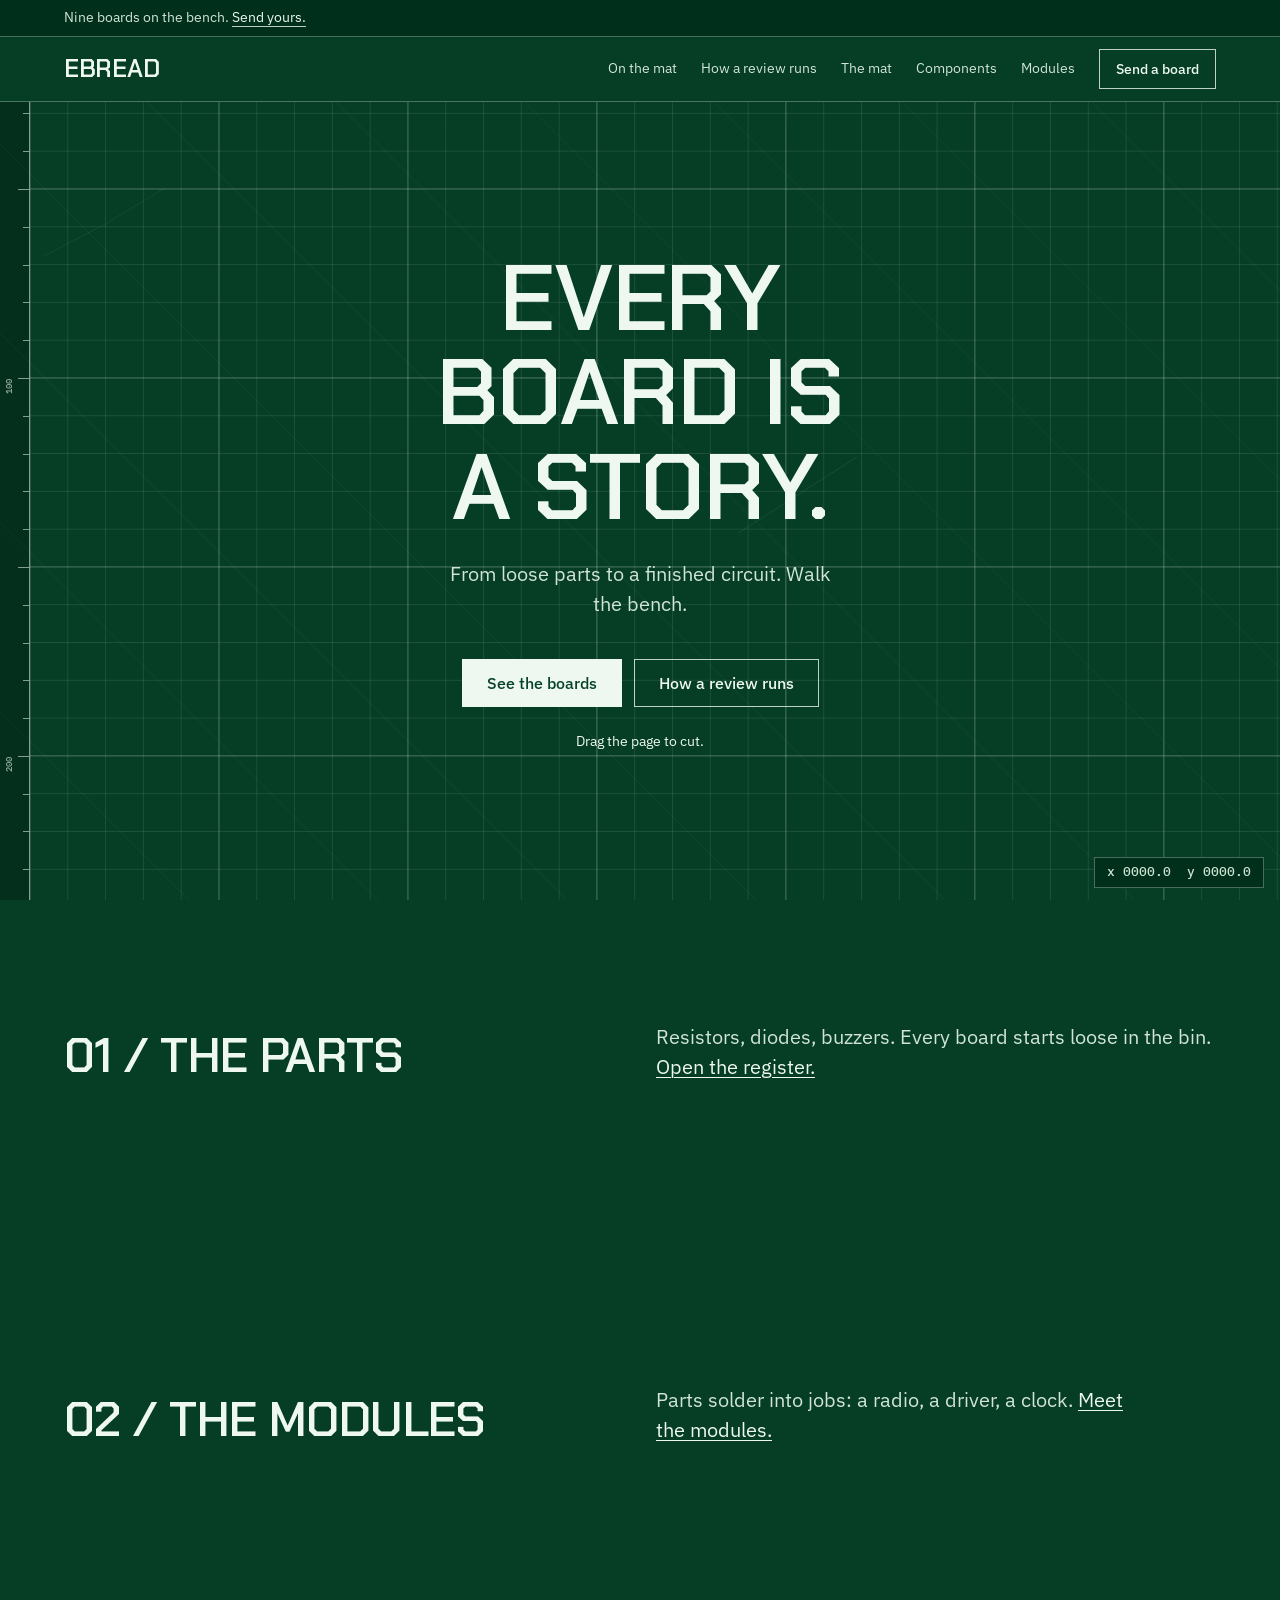
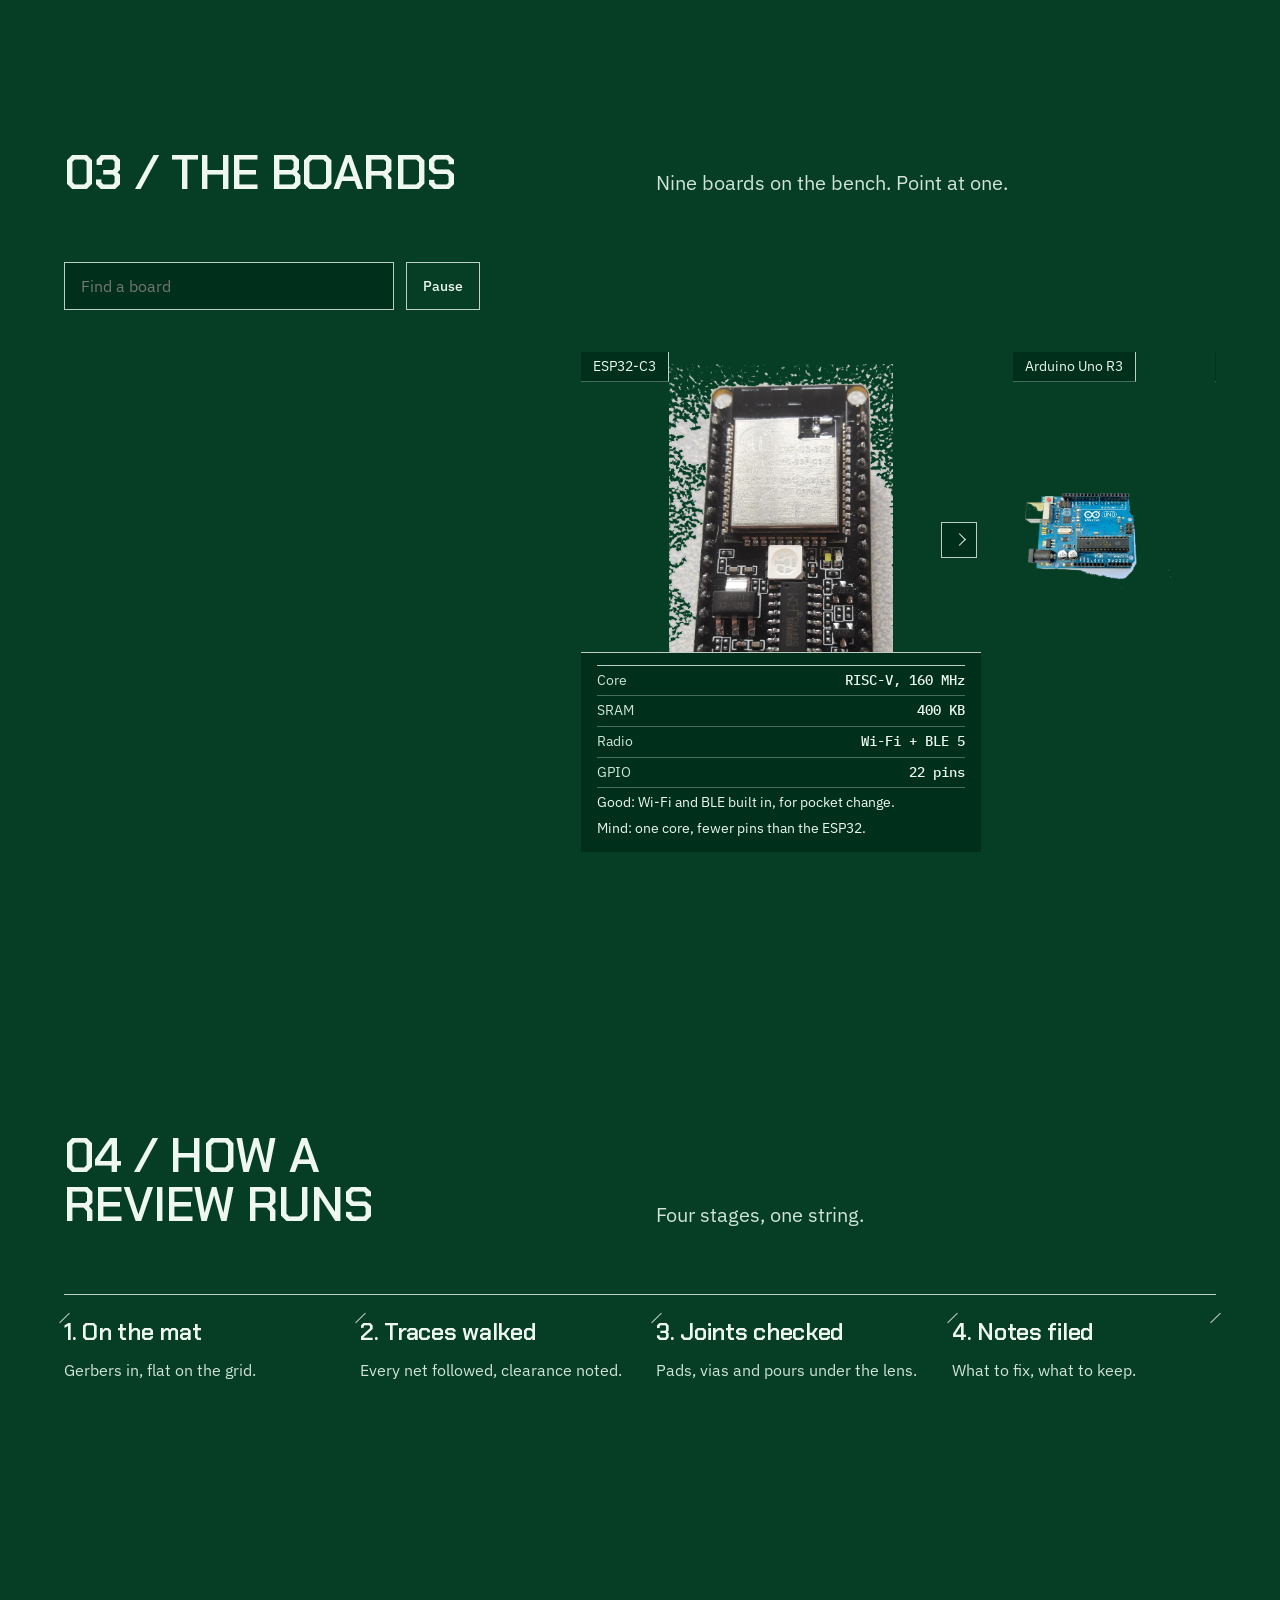
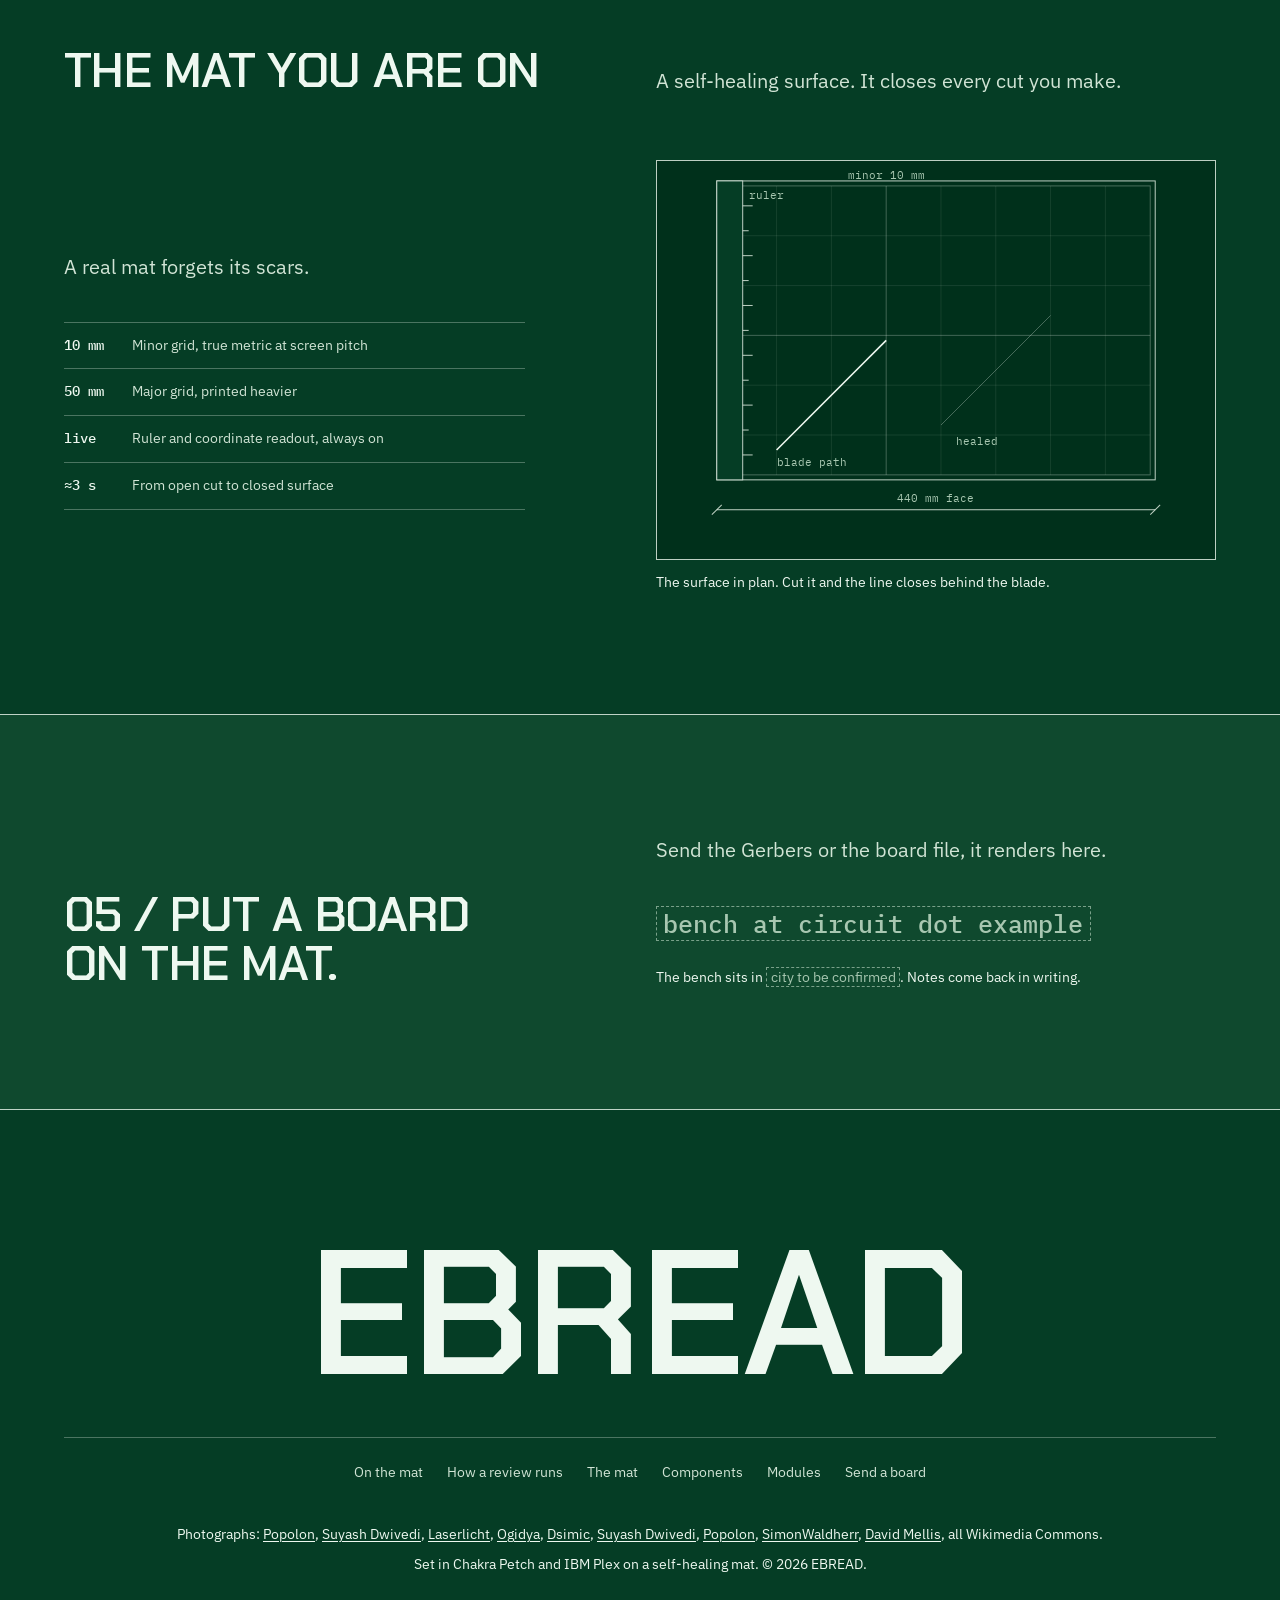
<file: index.html>
<!doctype html>
<html lang="en">
<head>
<meta charset="utf-8">
<meta name="viewport" content="width=device-width, initial-scale=1">
<title>EBREAD: boards on the mat</title>
<meta name="description" content="EBREAD is a bench of boards on a self-healing mat. Point at one for its specs.">
<link rel="preconnect" href="https://fonts.googleapis.com">
<link rel="preconnect" href="https://fonts.gstatic.com" crossorigin>
<link href="https://fonts.googleapis.com/css2?family=Chakra+Petch:wght@600&family=IBM+Plex+Sans:wght@400;500&family=IBM+Plex+Mono:wght@500&display=swap" rel="stylesheet">
<link rel="stylesheet" href="mat.css">
<script>document.documentElement.classList.add('js');</script>
</head>
<body id="top">

<canvas id="mat" aria-hidden="true"></canvas>
<canvas id="cuts" aria-hidden="true"></canvas>
<a class="skip" href="#main">Skip to content</a>

<header class="site-head">
  <div class="banner">
    <div class="container banner__in">
      <p>Nine boards on the bench. <a href="#talk">Send yours.</a></p>
    </div>
  </div>
  <nav class="bar" aria-label="Site">
    <div class="container bar__in">
      <a class="wordmark" href="#top" aria-label="EBREAD, back to top">EBREAD</a>
      <div class="bar__links">
        <a href="#boards">On the mat</a>
        <a href="#process">How a review runs</a>
        <a href="#surface">The mat</a>
        <a href="components.html">Components</a>
      <a href="modules.html">Modules</a>
        <a class="btn btn--ghost" href="#talk">Send a board</a>
      </div>
    </div>
  </nav>
</header>

<main id="main">

  <section class="hero">
    <div class="container">
      <div class="hero__in">
        <h1>Every board is a story.</h1>
        <p class="lead">From loose parts to a finished circuit. Walk the bench.</p>
        <div class="hero__actions">
          <a class="btn" href="#boards">See the boards</a>
          <a class="btn btn--quiet" href="#process">How a review runs</a>
        </div>
        <p class="hero__hint">Drag the page to cut.</p>
      </div>
    </div>
  </section>

  <section class="section chapter">
    <div class="container">
      <div class="section__head">
        <h2>01 /  The parts</h2>
        <p class="lead">Resistors, diodes, buzzers. Every board starts loose in the bin. <a href="components.html">Open the register.</a></p>
      </div>
    </div>
  </section>

  <section class="section chapter">
    <div class="container">
      <div class="section__head">
        <h2>02 /  The modules</h2>
        <p class="lead">Parts solder into jobs: a radio, a driver, a clock. <a href="modules.html">Meet the modules.</a></p>
      </div>
    </div>
  </section>

  <section class="section" id="boards">
    <div class="container">
      <div class="section__head">
        <h2>03 /  The boards</h2>
        <p class="lead">Nine boards on the bench. Point at one.</p>
      </div>
      <div class="find">
        <label class="visually-hidden" for="find">Find a board</label>
        <input id="find" name="board" type="search" autocomplete="off" placeholder="Find a board">
        <button class="btn btn--ghost" type="button" id="drift">Pause</button>
      </div>
      <div class="deck" id="deck">
        <figure class="board is-on" tabindex="0">
          <img src="images/esp32.png" alt="ESP32-C3 NodeMCU board, top view" loading="lazy">
          <figcaption class="board__name">ESP32-C3</figcaption>
          <div class="board__spec">
            <dl class="spec">
              <div><dt>Core</dt><dd>RISC-V, 160 MHz</dd></div>
              <div><dt>SRAM</dt><dd>400 KB</dd></div>
              <div><dt>Radio</dt><dd>Wi-Fi + BLE 5</dd></div>
              <div><dt>GPIO</dt><dd>22 pins</dd></div>
            </dl>
            <p class="judge judge--good">Good: Wi-Fi and BLE built in, for pocket change.</p>
            <p class="judge judge--bad">Mind: one core, fewer pins than the ESP32.</p>
          </div>
        </figure>
        <figure class="board" tabindex="0">
          <img src="images/uno.png" alt="Arduino Uno R3 board, top view" loading="lazy">
          <figcaption class="board__name">Arduino Uno R3</figcaption>
          <div class="board__spec">
            <dl class="spec">
              <div><dt>Core</dt><dd>ATmega328P, 16 MHz</dd></div>
              <div><dt>Flash</dt><dd>32 KB</dd></div>
              <div><dt>I/O</dt><dd>14 digital + 6 analog</dd></div>
              <div><dt>Logic</dt><dd>5 V</dd></div>
            </dl>
            <p class="judge judge--good">Good: the biggest ecosystem, easiest way in.</p>
            <p class="judge judge--bad">Mind: 8-bit, little memory, no radio.</p>
          </div>
        </figure>
        <figure class="board" tabindex="0">
          <img src="images/pi.png" alt="Raspberry Pi 4 Model B board, top view" loading="lazy">
          <figcaption class="board__name">Raspberry Pi 4 B</figcaption>
          <div class="board__spec">
            <dl class="spec">
              <div><dt>Core</dt><dd>Quad A72, 1.5 GHz</dd></div>
              <div><dt>RAM</dt><dd>up to 8 GB</dd></div>
              <div><dt>GPIO</dt><dd>40-pin header</dd></div>
              <div><dt>Power</dt><dd>5 V on a USB-C plug</dd></div>
            </dl>
            <p class="judge judge--good">Good: a real Linux computer, fastest here.</p>
            <p class="judge judge--bad">Mind: runs hot, costs more, not real-time.</p>
          </div>
        </figure>
        <figure class="board" tabindex="0">
          <img src="images/pico.png" alt="Raspberry Pi Pico board, top and bottom" loading="lazy">
          <figcaption class="board__name">Raspberry Pi Pico</figcaption>
          <div class="board__spec">
            <dl class="spec">
              <div><dt>Core</dt><dd>RP2040 dual, 133 MHz</dd></div>
              <div><dt>SRAM</dt><dd>264 KB</dd></div>
              <div><dt>GPIO</dt><dd>26 pins</dd></div>
              <div><dt>Logic</dt><dd>3.3 V</dd></div>
            </dl>
            <p class="judge judge--good">Good: cheap, fast, great MicroPython support.</p>
            <p class="judge judge--bad">Mind: no Wi-Fi on the base model.</p>
          </div>
        </figure>
        <figure class="board" tabindex="0">
          <img src="images/microbit.png" alt="BBC micro:bit V2 board, back view" loading="lazy">
          <figcaption class="board__name">BBC micro:bit V2</figcaption>
          <div class="board__spec">
            <dl class="spec">
              <div><dt>Core</dt><dd>nRF52833, 64 MHz</dd></div>
              <div><dt>RAM</dt><dd>128 KB</dd></div>
              <div><dt>Radio</dt><dd>BLE 5</dd></div>
              <div><dt>On board</dt><dd>5×5 LED + mic</dd></div>
            </dl>
            <p class="judge judge--good">Good: LEDs, mic and sensors already aboard.</p>
            <p class="judge judge--bad">Mind: meant for classrooms, limited power.</p>
          </div>
        </figure>
        <figure class="board" tabindex="0">
          <img src="images/nano.png" alt="Arduino Nano board, top view" loading="lazy">
          <figcaption class="board__name">Arduino Nano</figcaption>
          <div class="board__spec">
            <dl class="spec">
              <div><dt>Core</dt><dd>ATmega328, 16 MHz</dd></div>
              <div><dt>Flash</dt><dd>32 KB</dd></div>
              <div><dt>I/O</dt><dd>22 pins</dd></div>
              <div><dt>USB</dt><dd>mini-B</dd></div>
            </dl>
            <p class="judge judge--good">Good: breadboard-friendly, drops in anywhere.</p>
            <p class="judge judge--bad">Mind: old mini-B port, same small chip.</p>
          </div>
        </figure>
        <figure class="board" tabindex="0">
          <img src="images/mega.png" alt="Arduino Mega 2560 R3 board, front" loading="lazy">
          <figcaption class="board__name">Arduino Mega 2560</figcaption>
          <div class="board__spec">
            <dl class="spec">
              <div><dt>Core</dt><dd>ATmega2560, 16 MHz</dd></div>
              <div><dt>Flash</dt><dd>256 KB</dd></div>
              <div><dt>I/O</dt><dd>54 digital + 16 analog</dd></div>
              <div><dt>Logic</dt><dd>5 V</dd></div>
            </dl>
            <p class="judge judge--good">Good: fifty-four pins for big builds.</p>
            <p class="judge judge--bad">Mind: big and pricey, still 8-bit.</p>
          </div>
        </figure>
        <figure class="board" tabindex="0">
          <img src="images/zero2w.png" alt="Raspberry Pi Zero 2 W board, top view" loading="lazy">
          <figcaption class="board__name">Raspberry Pi Zero 2 W</figcaption>
          <div class="board__spec">
            <dl class="spec">
              <div><dt>Core</dt><dd>Quad A53, 1 GHz</dd></div>
              <div><dt>RAM</dt><dd>512 MB</dd></div>
              <div><dt>Radio</dt><dd>Wi-Fi + BT 4.2</dd></div>
              <div><dt>GPIO</dt><dd>40-pin header</dd></div>
            </dl>
            <p class="judge judge--good">Good: full Linux in a stick of gum.</p>
            <p class="judge judge--bad">Mind: half a gig of RAM, few ports.</p>
          </div>
        </figure>
        <figure class="board" tabindex="0">
          <img src="images/pill.png" alt="STM32 Blue Pill board, top view" loading="lazy">
          <figcaption class="board__name">STM32 Blue Pill</figcaption>
          <div class="board__spec">
            <dl class="spec">
              <div><dt>Core</dt><dd>Cortex-M3, 72 MHz</dd></div>
              <div><dt>Flash</dt><dd>64 KB</dd></div>
              <div><dt>SRAM</dt><dd>20 KB</dd></div>
              <div><dt>Logic</dt><dd>3.3 V</dd></div>
            </dl>
            <p class="judge judge--good">Good: a 72 MHz ARM for next to nothing.</p>
            <p class="judge judge--bad">Mind: steeper toolchain, clone lottery.</p>
          </div>
        </figure>
      </div>
  </section>

  <section class="section" id="process">
    <div class="container">
      <div class="section__head">
        <h2>04 /  How a review runs</h2>
        <p class="lead">Four stages, one string.</p>
      </div>
      <div class="run" data-draw>
        <div class="stage">
          <h3>1. On the mat</h3>
          <p>Gerbers in, flat on the grid.</p>
        </div>
        <div class="stage">
          <h3>2. Traces walked</h3>
          <p>Every net followed, clearance noted.</p>
        </div>
        <div class="stage">
          <h3>3. Joints checked</h3>
          <p>Pads, vias and pours under the lens.</p>
        </div>
        <div class="stage">
          <h3>4. Notes filed</h3>
          <p>What to fix, what to keep.</p>
        </div>
      </div>
    </div>
  </section>

  <section class="section" id="surface">
    <div class="container">
      <div class="section__head">
        <h2>The mat you are on</h2>
        <p class="lead">A self-healing surface. It closes every cut you make.</p>
      </div>
      <div class="split">
        <div class="split__text">
          <p class="lead">A real mat forgets its scars.</p>
          <ul class="split__facts">
            <li><span class="num">10 mm</span> Minor grid, true metric at screen pitch</li>
            <li><span class="num">50 mm</span> Major grid, printed heavier</li>
            <li><span class="num">live</span> Ruler and coordinate readout, always on</li>
            <li><span class="num">≈3 s</span> From open cut to closed surface</li>
          </ul>
        </div>
        <figure class="split__fig">
          <svg viewBox="0 0 560 400" role="img" aria-label="Plan of the cutting surface: a 10 mm minor grid, 50 mm majors, an edge ruler and two blade paths">
            <rect x="60" y="20" width="440" height="300" fill="none" stroke="var(--color-rule)" stroke-width="1"/>
            <rect x="65" y="25" width="430" height="290" fill="none" stroke="var(--color-rule-2)" stroke-width="1"/>
            <g stroke="var(--color-grid)" stroke-width="1">
              <line x1="120" y1="25" x2="120" y2="315"/><line x1="175" y1="25" x2="175" y2="315"/><line x1="230" y1="25" x2="230" y2="315"/><line x1="285" y1="25" x2="285" y2="315"/><line x1="340" y1="25" x2="340" y2="315"/><line x1="395" y1="25" x2="395" y2="315"/><line x1="450" y1="25" x2="450" y2="315"/>
              <line x1="65" y1="75" x2="495" y2="75"/><line x1="65" y1="125" x2="495" y2="125"/><line x1="65" y1="175" x2="495" y2="175"/><line x1="65" y1="225" x2="495" y2="225"/><line x1="65" y1="275" x2="495" y2="275"/>
            </g>
            <g stroke="var(--color-grid-2)" stroke-width="1">
              <line x1="230" y1="25" x2="230" y2="315"/><line x1="65" y1="175" x2="495" y2="175"/>
            </g>
            <line x1="120" y1="290" x2="230" y2="180" stroke="var(--color-ink)" stroke-width="1.6"/>
            <line x1="285" y1="265" x2="395" y2="155" stroke="var(--color-ink)" stroke-width="1" opacity="0.3"/>
            <rect x="60" y="20" width="26" height="300" fill="var(--color-paper-2)" stroke="var(--color-rule)" stroke-width="1"/>
            <g stroke="var(--color-rule)" stroke-width="1">
              <line x1="86" y1="45" x2="96" y2="45"/><line x1="86" y1="70" x2="92" y2="70"/><line x1="86" y1="95" x2="96" y2="95"/><line x1="86" y1="120" x2="92" y2="120"/><line x1="86" y1="145" x2="96" y2="145"/><line x1="86" y1="170" x2="92" y2="170"/><line x1="86" y1="195" x2="96" y2="195"/><line x1="86" y1="220" x2="92" y2="220"/><line x1="86" y1="245" x2="96" y2="245"/><line x1="86" y1="270" x2="92" y2="270"/><line x1="86" y1="295" x2="96" y2="295"/>
            </g>
            <g fill="var(--color-muted)" font-family="var(--font-outlier)" font-size="11">
              <text x="92" y="38">ruler</text>
              <text x="120" y="306">blade path</text>
              <text x="300" y="285">healed</text>
              <text x="230" y="18" text-anchor="middle">minor 10 mm</text>
            </g>
            <line x1="60" y1="350" x2="500" y2="350" stroke="var(--color-rule)" stroke-width="1"/>
            <line x1="60" y1="357" x2="60" y2="343" stroke="var(--color-rule)" stroke-width="1" transform="rotate(45 60 350)"/>
            <line x1="500" y1="357" x2="500" y2="343" stroke="var(--color-rule)" stroke-width="1" transform="rotate(45 500 350)"/>
            <text x="280" y="342" text-anchor="middle" fill="var(--color-muted)" font-family="var(--font-outlier)" font-size="11">440 mm face</text>
          </svg>
          <figcaption>The surface in plan. Cut it and the line closes behind the blade.</figcaption>
        </figure>
      </div>
    </div>
  </section>

  <section class="close" id="talk">
    <div class="container section">
      <div class="close__in">
        <h2>05 /  Put a board on the mat.</h2>
        <div class="close__body">
          <p class="lead">Send the Gerbers or the board file, it renders here.</p>
          <p class="close__contact"><span class="fill" data-fill="email">bench at circuit dot example</span></p>
          <p class="close__note">The bench sits in <span class="fill" data-fill="city">city to be confirmed</span>. Notes come back in writing.</p>
        </div>
      </div>
    </div>
  </section>

</main>

<footer class="mast">
  <div class="container">
    <p class="mast__mark">EBREAD</p>
    <div class="mast__links">
      <a href="#boards">On the mat</a>
      <a href="#process">How a review runs</a>
      <a href="#surface">The mat</a>
      <a href="components.html">Components</a>
      <a href="modules.html">Modules</a>
      <a href="#talk">Send a board</a>
    </div>
    <p class="mast__meta" data-credits>Photographs: <a href="https://commons.wikimedia.org/wiki/File:ESP32-C3_RISC-V_NodeMCU_board.jpg">Popolon</a>, <a href="https://commons.wikimedia.org/wiki/File:Arduino_Uno_R3_development_board_(1).jpg">Suyash Dwivedi</a>, <a href="https://commons.wikimedia.org/wiki/File:Raspberry_Pi_4_Model_B_-_Top.jpg">Laserlicht</a>, <a href="https://commons.wikimedia.org/wiki/File:Raspberry_Pi_Pico_top_and_bottom.jpg">Ogidya</a>, <a href="https://commons.wikimedia.org/wiki/File:Arduino_MEGA_2560_R3,_front_side.jpg">Dsimic</a>, <a href="https://commons.wikimedia.org/wiki/File:Raspberry_PI_Zero_2W_TOP_04.jpg">Suyash Dwivedi</a>, <a href="https://commons.wikimedia.org/wiki/File:Core_Learning_Board_module_Arduino_STM32_F103_C8T6.jpg">Popolon</a>, <a href="https://commons.wikimedia.org/wiki/File:BBC_micro_bit_v2.jpg">SimonWaldherr</a>, <a href="https://commons.wikimedia.org/wiki/File:Arduino_Nano.jpg">David Mellis</a>, all Wikimedia Commons.</p>
    <p class="mast__meta">Set in Chakra Petch and IBM Plex on a self-healing mat. © 2026 EBREAD.</p>
  </div>
</footer>

<div class="readout" aria-hidden="true"><span data-live id="rx">x 0000.0</span><span data-live id="ry">y 0000.0</span></div>

<script src="mat.js" defer></script>
<script src="deck.js" defer></script>
</body>
</html>
</file>
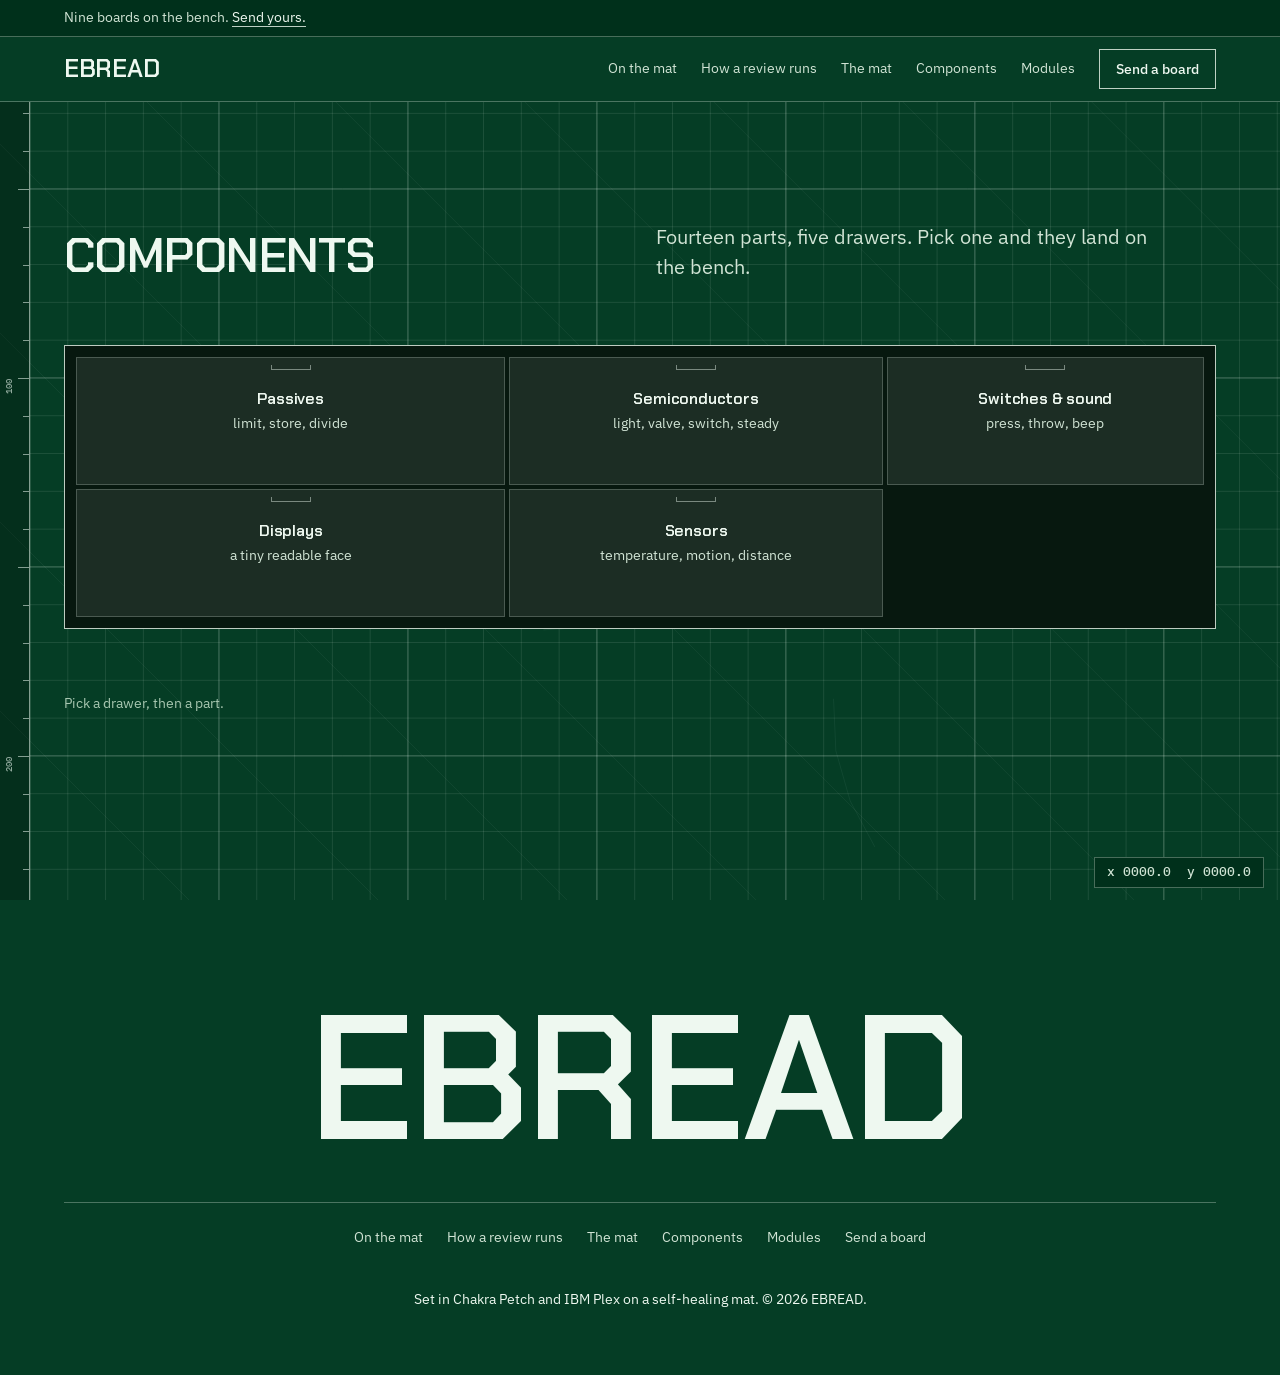
<file: components.html>
<!doctype html>
<html lang="en">
<head>
<meta charset="utf-8">
<meta name="viewport" content="width=device-width, initial-scale=1">
<title>EBREAD: components in drawers</title>
<meta name="description" content="Every drawer of components in drawers, labelled. Pick one and the parts land on the bench.">
<link rel="preconnect" href="https://fonts.googleapis.com">
<link rel="preconnect" href="https://fonts.gstatic.com" crossorigin>
<link href="https://fonts.googleapis.com/css2?family=Chakra+Petch:wght@600&family=IBM+Plex+Sans:wght@400;500&family=IBM+Plex+Mono:wght@500&display=swap" rel="stylesheet">
<link rel="stylesheet" href="mat.css">
<script>document.documentElement.classList.add('js');</script>
</head>
<body id="top">

<canvas id="mat" aria-hidden="true"></canvas>
<canvas id="cuts" aria-hidden="true"></canvas>
<a class="skip" href="#main">Skip to content</a>

<header class="site-head">
  <div class="banner">
    <div class="container banner__in">
      <p>Nine boards on the bench. <a href="index.html#talk">Send yours.</a></p>
    </div>
  </div>
  <nav class="bar" aria-label="Site">
    <div class="container bar__in">
      <a class="wordmark" href="index.html" aria-label="EBREAD, back to boards">EBREAD</a>
      <div class="bar__links">
        <a href="index.html#boards">On the mat</a>
        <a href="index.html#process">How a review runs</a>
        <a href="index.html#surface">The mat</a>
        <a href="components.html" aria-current="page">Components</a>
        <a href="modules.html">Modules</a>
        <a class="btn btn--ghost" href="index.html#talk">Send a board</a>
      </div>
    </div>
  </nav>
</header>

<main id="main">

  <section class="section">
    <div class="container">
      <div class="section__head">
        <h2>Components</h2>
        <p class="lead">Fourteen parts, five drawers. Pick one and they land on the bench.</p>
      </div>
      <div class="orggrid" id="orggrid">
        <div class="drawer" tabindex="0">
          <h3>Passives</h3>
          <p>limit, store, divide</p>
                    <div class="parts">
          <button class="part" type="button" data-role="limits current, sets levels" data-pkg="0603 / tht" data-note="the one in everything" data-ic="resistor" data-img="images/parts/resistor.jpg"><img class="part__img" src="images/parts/resistor.jpg" alt="">resistor</button>
          <button class="part" type="button" data-role="stores charge, smooths rails" data-pkg="0805 / radial" data-note="decouple every IC" data-ic="cap" data-img="images/parts/cap.jpg"><img class="part__img" src="images/parts/cap.jpg" alt="">cap</button>
          <button class="part" type="button" data-role="a knob that divides" data-pkg="3296 trim" data-note="the analog dial" data-ic="pot" data-img="images/parts/pot.jpg"><img class="part__img" src="images/parts/pot.jpg" alt="">pot</button>
          </div>
        </div>
        <div class="drawer" tabindex="0">
          <h3>Semiconductors</h3>
          <p>light, valve, switch, steady</p>
                    <div class="parts">
          <button class="part" type="button" data-role="light as a signal" data-pkg="3 mm / 0603" data-note="never without its resistor" data-ic="led" data-img="images/parts/led.jpg"><img class="part__img" src="images/parts/led.jpg" alt="">led</button>
          <button class="part" type="button" data-role="one-way valve" data-pkg="sod-123 / do-35" data-note="polarity or smoke" data-ic="diode" data-img="images/parts/diode.jpg"><img class="part__img" src="images/parts/diode.jpg" alt="">diode</button>
          <button class="part" type="button" data-role="switch or amplify" data-pkg="sot-23 / to-92" data-note="2n2222 and the mosfets" data-ic="transistor" data-img="images/parts/transistor.jpg"><img class="part__img" src="images/parts/transistor.jpg" alt="">transistor</button>
          <button class="part" type="button" data-role="voltage down, steady" data-pkg="sot-223 / to-220" data-note="ams1117 lives everywhere" data-ic="regulator" data-img="images/parts/regulator.jpg"><img class="part__img" src="images/parts/regulator.jpg" alt="">regulator</button>
          </div>
        </div>
        <div class="drawer" tabindex="0">
          <h3>Switches &amp; sound</h3>
          <p>press, throw, beep</p>
                    <div class="parts">
          <button class="part" type="button" data-role="a switch the coil throws" data-pkg="sugar cube" data-note="small signal, big load" data-ic="relay" data-img="images/parts/relay.jpg"><img class="part__img" src="images/parts/relay.jpg" alt="">relay</button>
          <button class="part" type="button" data-role="the cheapest voice" data-pkg="12 mm disc" data-note="beeps the verdict" data-ic="buzzer" data-img="images/parts/buzzer.jpg"><img class="part__img" src="images/parts/buzzer.jpg" alt="">buzzer</button>
          <button class="part" type="button" data-role="the press that counts" data-pkg="6 x 6 mm" data-note="four legs, one click" data-ic="tact" data-img="images/parts/tact.jpg"><img class="part__img" src="images/parts/tact.jpg" alt="">tact</button>
          </div>
        </div>
        <div class="drawer" tabindex="0">
          <h3>Displays</h3>
          <p>a tiny readable face</p>
                    <div class="parts">
          <button class="part" type="button" data-role="a tiny readable face" data-pkg="i2c module" data-note="128 by 64 of status" data-ic="oled" data-img="images/parts/oled.jpg"><img class="part__img" src="images/parts/oled.jpg" alt="">oled</button>
          <button class="part" type="button" data-role="drives led grids" data-pkg="display module" data-note="eight by eight, chained" data-ic="matrix" data-img="images/parts/matrix.jpg"><img class="part__img" src="images/parts/matrix.jpg" alt="">matrix</button>
          </div>
        </div>
        <div class="drawer" tabindex="0">
          <h3>Sensors</h3>
          <p>temperature, motion, distance</p>
                    <div class="parts">
          <button class="part" type="button" data-role="weather in two numbers" data-pkg="4-pin module" data-note="slow but honest" data-ic="temp" data-img="images/parts/temp.jpg"><img class="part__img" src="images/parts/temp.jpg" alt="">temp</button>
          <button class="part" type="button" data-role="motion on six axes" data-pkg="8-pin module" data-note="the motion staple" data-ic="gyro" data-img="images/parts/gyro.jpg"><img class="part__img" src="images/parts/gyro.jpg" alt="">gyro</button>
          <button class="part" type="button" data-role="distance by echo" data-pkg="4-pin module" data-note="two round eyes on every robot" data-ic="ultra" data-img="images/parts/ultra.jpg"><img class="part__img" src="images/parts/ultra.jpg" alt="">ultra</button>
          </div>
        </div>
      </div>

            <div class="bench" id="bench">
        <p class="bench__hint">Pick a drawer, then a part.</p>
        <div class="bench__card" id="benchCard" hidden>
          <img class="bench__img" id="benchImg" src="images/parts/resistor.jpg" alt=""><svg class="bench__ic" aria-hidden="true"><use id="benchIcUse" href="icons.svg#ic-resistor"/></svg><h3 id="benchName">Part</h3>
          <dl class="spec" id="benchSpec"></dl>
        </div>
      </div>
    </div>
  </section>

</main>

<footer class="mast">
  <div class="container">
    <p class="mast__mark">EBREAD</p>
    <div class="mast__links">
      <a href="index.html#boards">On the mat</a>
      <a href="index.html#process">How a review runs</a>
      <a href="index.html#surface">The mat</a>
      <a href="components.html">Components</a>
      <a href="modules.html">Modules</a>
      <a href="index.html#talk">Send a board</a>
    </div>
    <p class="mast__meta">Set in Chakra Petch and IBM Plex on a self-healing mat. © 2026 EBREAD.</p>
  </div>
</footer>

<div class="readout" aria-hidden="true"><span data-live id="rx">x 0000.0</span><span data-live id="ry">y 0000.0</span></div>

<script src="mat.js" defer></script>
<script src="org.js" defer></script>
</body>
</html>
</file>
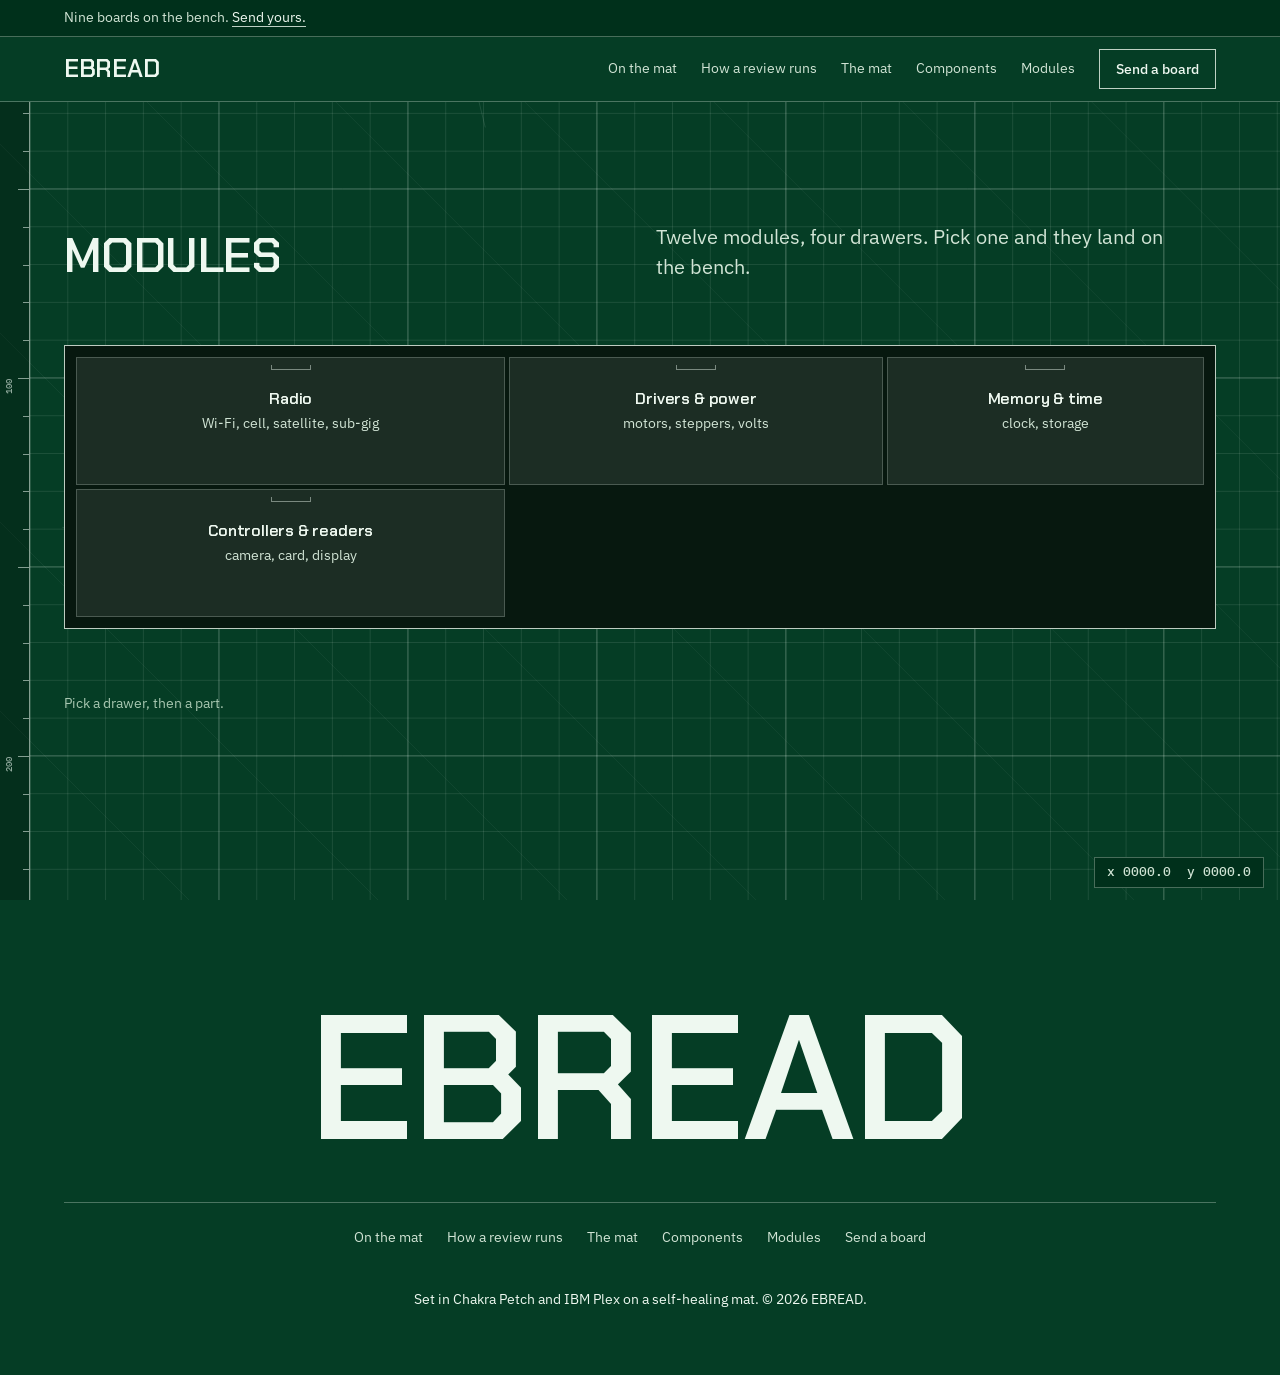
<file: modules.html>
<!doctype html>
<html lang="en">
<head>
<meta charset="utf-8">
<meta name="viewport" content="width=device-width, initial-scale=1">
<title>EBREAD: modules in drawers</title>
<meta name="description" content="Every drawer of modules in drawers, labelled. Pick one and the parts land on the bench.">
<link rel="preconnect" href="https://fonts.googleapis.com">
<link rel="preconnect" href="https://fonts.gstatic.com" crossorigin>
<link href="https://fonts.googleapis.com/css2?family=Chakra+Petch:wght@600&family=IBM+Plex+Sans:wght@400;500&family=IBM+Plex+Mono:wght@500&display=swap" rel="stylesheet">
<link rel="stylesheet" href="mat.css">
<script>document.documentElement.classList.add('js');</script>
</head>
<body id="top">

<canvas id="mat" aria-hidden="true"></canvas>
<canvas id="cuts" aria-hidden="true"></canvas>
<a class="skip" href="#main">Skip to content</a>

<header class="site-head">
  <div class="banner">
    <div class="container banner__in">
      <p>Nine boards on the bench. <a href="index.html#talk">Send yours.</a></p>
    </div>
  </div>
  <nav class="bar" aria-label="Site">
    <div class="container bar__in">
      <a class="wordmark" href="index.html" aria-label="EBREAD, back to boards">EBREAD</a>
      <div class="bar__links">
        <a href="index.html#boards">On the mat</a>
        <a href="index.html#process">How a review runs</a>
        <a href="index.html#surface">The mat</a>
        <a href="components.html">Components</a>
        <a href="modules.html" aria-current="page">Modules</a>
        <a class="btn btn--ghost" href="index.html#talk">Send a board</a>
      </div>
    </div>
  </nav>
</header>

<main id="main">

  <section class="section">
    <div class="container">
      <div class="section__head">
        <h2>Modules</h2>
        <p class="lead">Twelve modules, four drawers. Pick one and they land on the bench.</p>
      </div>
      <div class="orggrid" id="orggrid">
        <div class="drawer" tabindex="0">
          <h3>Radio</h3>
          <p>Wi-Fi, cell, satellite, sub-gig</p>
                    <div class="parts">
          <button class="part" type="button" data-role="Wi-Fi in two pins of space" data-pkg="8-pin smd" data-note="the esp8266 alone" data-ic="wifi" data-img="images/parts/wifi.jpg"><img class="part__img" src="images/parts/wifi.jpg" alt="">wifi</button>
          <button class="part" type="button" data-role="calls and texts" data-pkg="lipo-fed board" data-note="2g still pays rent" data-ic="gsm" data-img="images/parts/gsm.jpg"><img class="part__img" src="images/parts/gsm.jpg" alt="">gsm</button>
          <button class="part" type="button" data-role="fix, uart out" data-pkg="small square" data-note="patient with sky" data-ic="gps" data-img="images/parts/gps.jpg"><img class="part__img" src="images/parts/gps.jpg" alt="">gps</button>
          <button class="part" type="button" data-role="long range, low power" data-pkg="spi module" data-note="kilometres of quiet" data-ic="lora" >lora</button>
          <button class="part" type="button" data-role="short-range pair" data-pkg="8-pin module" data-note="cheap as popcorn" data-ic="link" data-img="images/parts/link.jpg"><img class="part__img" src="images/parts/link.jpg" alt="">link</button>
          </div>
        </div>
        <div class="drawer" tabindex="0">
          <h3>Drivers &amp; power</h3>
          <p>motors, steppers, volts</p>
                    <div class="parts">
          <button class="part" type="button" data-role="drives two dc motors" data-pkg="heatsink brick" data-note="lossy but loyal" data-ic="motor" data-img="images/parts/motor.jpg"><img class="part__img" src="images/parts/motor.jpg" alt="">motor</button>
          <button class="part" type="button" data-role="steps stepper motors" data-pkg="tiny stick" data-note="microsteps for cnc" data-ic="step" data-img="images/parts/step.jpg"><img class="part__img" src="images/parts/step.jpg" alt="">step</button>
          <button class="part" type="button" data-role="volts in, less volts out" data-pkg="screw-terminal" data-note="the rail saver" data-ic="buck" data-img="images/parts/buck.jpg"><img class="part__img" src="images/parts/buck.jpg" alt="">buck</button>
          </div>
        </div>
        <div class="drawer" tabindex="0">
          <h3>Memory &amp; time</h3>
          <p>clock, storage</p>
                    <div class="parts">
          <button class="part" type="button" data-role="keeps time honestly" data-pkg="coin cell aboard" data-note="drift measured in seconds" data-ic="clock" data-img="images/parts/clock.jpg"><img class="part__img" src="images/parts/clock.jpg" alt="">clock</button>
          <button class="part" type="button" data-role="storage on spi" data-pkg="6-pin module" data-note="logs the whole run" data-ic="sd" >sd</button>
          </div>
        </div>
        <div class="drawer" tabindex="0">
          <h3>Controllers &amp; readers</h3>
          <p>camera, card, display</p>
                    <div class="parts">
          <button class="part" type="button" data-role="camera plus Wi-Fi" data-pkg="full dev board" data-note="streams on a whim" data-ic="cam" data-img="images/parts/cam.jpg"><img class="part__img" src="images/parts/cam.jpg" alt="">cam</button>
          <button class="part" type="button" data-role="reads rfid tags" data-pkg="spi module" data-note="a wave at thirteen megahertz" data-ic="rfid" data-img="images/parts/rfid.jpg"><img class="part__img" src="images/parts/rfid.jpg" alt="">rfid</button>
          <button class="part" type="button" data-role="drives led matrices" data-pkg="display module" data-note="eight by eight, chained" data-ic="matrix" data-img="images/parts/matrix.jpg"><img class="part__img" src="images/parts/matrix.jpg" alt="">matrix</button>
          </div>
        </div>
      </div>

            <div class="bench" id="bench">
        <p class="bench__hint">Pick a drawer, then a part.</p>
        <div class="bench__card" id="benchCard" hidden>
          <img class="bench__img" id="benchImg" src="images/parts/cam.jpg" alt=""><svg class="bench__ic" aria-hidden="true"><use id="benchIcUse" href="icons.svg#ic-resistor"/></svg><h3 id="benchName">Part</h3>
          <dl class="spec" id="benchSpec"></dl>
        </div>
      </div>
    </div>
  </section>

</main>

<footer class="mast">
  <div class="container">
    <p class="mast__mark">EBREAD</p>
    <div class="mast__links">
      <a href="index.html#boards">On the mat</a>
      <a href="index.html#process">How a review runs</a>
      <a href="index.html#surface">The mat</a>
      <a href="components.html">Components</a>
      <a href="modules.html">Modules</a>
      <a href="index.html#talk">Send a board</a>
    </div>
    <p class="mast__meta">Set in Chakra Petch and IBM Plex on a self-healing mat. © 2026 EBREAD.</p>
  </div>
</footer>

<div class="readout" aria-hidden="true"><span data-live id="rx">x 0000.0</span><span data-live id="ry">y 0000.0</span></div>

<script src="mat.js" defer></script>
<script src="org.js" defer></script>
</body>
</html>
</file>
<file: mat.css>
/* Hallmark · shape: Narrative Workflow · genre: modern-minimal · theme: Blueprint (deal 2/3, seed circuit-studio-self-healing-cutting-cffa·c0ad4b87·2026-10-28·r0) · job: hire · draw: ab9c51
 * hero: Corridor · nav: banner over a retracting bar · footer: mast · imagery: photographs, library 6, duotone mat-green · signature: the page surface is a self-healing cutting mat, drag anywhere and the cut closes · blueprint: matline (green sheet, by request)
 * axes: mid/geometric-sans/neutral · posture: drenched · contrast: pass · fold: pass · v2.0.0 */
/* Hallmark · pre-emit critique: P4 H4 E4 S4 R4 V5 · weakest: R, kept every section to type and line so the healing mat stays the one moving thing */
/* Hallmark · waive 47c · the drawn ground is a measuring surface, not a picture: live ruler, metric grid, coordinate readout, healing cuts · the user named the mat as the background */
/* Hallmark · answered F3 · balance rides on every head from the scaffold; the heads are short and wrap cleanly, so it stays */
/* Hallmark · hero-review: ship · 4 findings · 4 resolved */
/* Hallmark · finish-review: fix · 4 findings · 4 resolved · gap: none */
@import url("./tokens.css");
@import url("./base.css");

/* ---------- the mat ---------- */

body { background: var(--color-paper-2); }
html { scroll-behavior: smooth; }

#mat, #cuts { position: fixed; inset: 0; width: 100%; height: 100%; pointer-events: none; }
#mat { z-index: -1; }
#cuts { z-index: var(--z-toast); }

.readout { position: fixed; right: var(--space-md); bottom: var(--space-sm); z-index: var(--z-toast); display: flex; gap: var(--space-md); padding: var(--space-2xs) var(--space-sm); border: var(--rule-hair) solid var(--color-rule-2); background: var(--color-paper-3); color: var(--color-muted); font: 500 var(--text-xs)/1.6 var(--font-outlier); font-variant-numeric: tabular-nums; }
.readout [data-live] { color: var(--color-ink-2); }

/* ---------- chrome ---------- */

.skip { position: absolute; left: var(--space-md); top: calc(-1 * var(--space-3xl)); z-index: var(--z-modal); padding: var(--space-xs) var(--space-md); background: var(--color-ink); color: var(--color-accent-ink); }
.skip:focus-visible { top: var(--space-md); }

.banner { background: var(--color-paper-3); border-bottom: var(--rule-hair) solid var(--color-rule-2); }
.banner__in { display: flex; align-items: center; min-height: 36px; font-size: var(--text-sm); color: var(--color-ink-2); }
.banner a { color: var(--color-ink); text-decoration: none; border-bottom: var(--rule-hair) solid var(--color-rule); white-space: nowrap; }
.banner a:hover { border-bottom-color: var(--color-ink); }

.bar { position: sticky; top: 0; z-index: var(--z-sticky-nav); background: var(--color-paper-2); border-bottom: var(--rule-hair) solid var(--color-rule-2); transition: transform var(--dur-long) var(--ease-out); }
.bar.is-hidden { transform: translateY(-110%); }
.bar__in { display: flex; align-items: center; justify-content: space-between; min-height: 64px; gap: var(--space-lg); }
.wordmark { font-family: var(--font-display); font-weight: var(--display-weight); font-size: var(--text-xl); letter-spacing: var(--tracking-display); text-transform: uppercase; color: var(--color-ink); text-decoration: none; }
.bar__links { display: flex; align-items: center; gap: var(--space-lg); }
.bar__links > a:not(.btn) { font-size: var(--text-sm); color: var(--color-ink-2); text-decoration: none; }
.bar__links > a:not(.btn):hover { color: var(--color-ink); }
.bar__links > a:not(.btn):focus-visible { outline-offset: 4px; }

/* ---------- controls ---------- */

.btn { display: inline-flex; align-items: center; justify-content: center; gap: var(--space-xs); min-height: 48px; padding: 0 var(--space-lg); border: var(--rule-hair) solid var(--color-ink); background: var(--color-ink); color: var(--color-accent-ink); font: 500 var(--text-md)/1 var(--font-body); white-space: nowrap; text-decoration: none; cursor: pointer; transition: background-color var(--dur-short) var(--ease-out), transform var(--dur-micro) var(--ease-out); }
.btn:hover { background: var(--color-ink-2); border-color: var(--color-ink-2); }
.btn:active { transform: translateY(1px); }
.btn:focus-visible { outline: 2px solid var(--color-focus); outline-offset: 2px; }
.btn:disabled, .btn[aria-disabled="true"] { opacity: 0.55; cursor: not-allowed; transform: none; }
.btn--ghost { min-height: 40px; padding: 0 var(--space-md); background: transparent; border-color: var(--color-rule); color: var(--color-ink); font-size: var(--text-sm); }
.btn--ghost:hover { background: var(--color-paper-3); border-color: var(--color-rule); color: var(--color-ink); }
.btn--quiet { background: transparent; border-color: var(--color-rule); color: var(--color-ink); }
.btn--quiet:hover { background: var(--color-paper-3); border-color: var(--color-rule); color: var(--color-ink); }
@media (prefers-reduced-motion: reduce) { .btn { transition: background-color var(--dur-short) linear; } .bar { transition: none; } }

/* ---------- hero: Corridor ---------- */

.hero { min-height: calc(100dvh - var(--head-h, 100px)); display: flex; align-items: center; justify-content: center; text-align: center; padding-block: var(--space-3xl); }
.hero__in { max-width: 44ch; margin-inline: auto; display: flex; flex-direction: column; align-items: center; }
.hero h1 { font-size: clamp(3rem, 6vw + 1rem, 6rem); text-transform: uppercase; line-height: 1.02; }
.hero .lead { margin-top: var(--space-lg); color: var(--color-ink-2); }
.hero__actions { display: flex; flex-wrap: wrap; justify-content: center; gap: var(--space-sm); margin-top: var(--space-xl); }
.hero__hint { margin-top: var(--space-lg); font-size: var(--text-sm); font-variant-numeric: tabular-nums; }

/* ---------- sections ---------- */

.section { padding-block: var(--section-gap-s); }
#process, #surface { padding-top: var(--section-gap); }
.section__head { display: grid; grid-template-columns: repeat(12, minmax(0, 1fr)); gap: var(--gap-columns); align-items: end; margin-bottom: var(--space-2xl); }
.section__head h2 { grid-column: 1 / 7; text-transform: uppercase; line-height: 1.02; }
.section__head .lead { grid-column: 7 / 13; color: var(--color-ink-2); max-width: 52ch; }

/* on the mat: one line of boards, the picked one grows in place */
.find { display: flex; gap: var(--space-sm); max-width: 26rem; margin-bottom: var(--space-xl); }
.find input { flex: 1; min-width: 0; min-height: 48px; padding: 0 var(--space-md); border: var(--rule-hair) solid var(--color-rule); background: var(--color-paper-3); color: var(--color-ink); font: 400 var(--text-md)/1 var(--font-body); outline: 2px solid transparent; outline-offset: -3px; }
.find input:focus-visible { outline-color: var(--color-focus); }
.find input::placeholder { font-variant-numeric: tabular-nums; }
.deck { display: flex; flex-wrap: nowrap; align-items: stretch; gap: var(--gap-columns); overflow-x: auto; overscroll-behavior-x: contain; padding: var(--space-3xs) var(--space-3xs) var(--space-md); scrollbar-width: none; }
.deck::before, .deck::after { content: ""; flex: 0 0 calc(50% - 90px); }
.deck .board { flex: 0 0 170px; aspect-ratio: 4 / 5; cursor: pointer; }
.deck .board.is-on { flex-basis: 400px; cursor: default; }
.board { position: relative; margin: 0; }
.board > img { position: absolute; inset: var(--space-sm) var(--space-sm) var(--space-3xl); z-index: 0; width: calc(100% - var(--space-lg)); height: calc(100% - var(--space-4xl)); object-fit: contain; }
.board.is-on > img { animation: pop var(--dur-long) var(--ease-out); }
@keyframes pop { from { transform: scale(0.82); opacity: 0.4; } to { transform: scale(1); opacity: 1; } }
.board__nav { position: absolute; top: 34%; z-index: 3; width: 36px; height: 36px; padding: 0; border: var(--rule-hair) solid var(--color-rule); background: var(--color-paper-3); color: var(--color-ink); cursor: pointer; }
.board__nav span { display: block; width: 9px; height: 9px; margin: auto; border-top: var(--rule-hair) solid var(--color-ink); border-right: var(--rule-hair) solid var(--color-ink); }
.board__nav--prev { left: var(--space-2xs); }
.board__nav--prev span { transform: rotate(-135deg); }
.board__nav--next { right: var(--space-2xs); }
.board__nav--next span { transform: rotate(45deg); }
.board__nav:hover { background: var(--color-ink); }
.board__nav:hover span { border-color: var(--color-accent-ink); }
.board__nav:focus-visible { outline: 2px solid var(--color-focus); outline-offset: 2px; }
.board__name { position: absolute; top: 0; left: 0; z-index: 2; padding: var(--space-2xs) var(--space-sm); background: var(--color-paper-3); border-right: var(--rule-hair) solid var(--color-rule); border-bottom: var(--rule-hair) solid var(--color-rule-2); font-size: var(--text-sm); color: var(--color-ink); }
.board__spec { position: absolute; left: 0; right: 0; bottom: 0; z-index: 2; padding: var(--space-sm) var(--space-md); background: var(--color-paper-3); border-top: var(--rule-hair) solid var(--color-rule); transition: opacity var(--dur-short) var(--ease-out), transform var(--dur-short) var(--ease-out), visibility var(--dur-short); pointer-events: none; }
.js .board__spec { opacity: 0; visibility: hidden; transform: translateY(var(--space-xs)); }
.js .board.is-on .board__spec { opacity: 1; visibility: visible; transform: none; }
.board:focus-visible { outline: 2px solid var(--color-focus); outline-offset: 2px; }
@media (prefers-reduced-motion: reduce) { .board__spec { transition: none; } }

.spec { margin: 0; border-top: var(--rule-hair) solid var(--color-rule); }
.spec > div { display: flex; align-items: baseline; justify-content: space-between; gap: var(--space-md); padding-block: var(--space-2xs); border-bottom: var(--rule-hair) solid var(--color-rule-2); }
.spec dt { font-size: var(--text-sm); color: var(--color-ink-2); }
.judge { margin-top: var(--space-2xs); font-size: var(--text-sm); }
.judge--good { color: var(--color-ink); }
.judge--bad { font-variant-numeric: tabular-nums; }
.spec dd { margin: 0; font-family: var(--font-outlier); font-weight: 500; font-size: var(--text-sm); font-variant-numeric: tabular-nums; }

.chapter .lead a { color: var(--color-ink); }

/* components: a register table */
.reg { width: 100%; border-collapse: collapse; font-size: var(--text-md); }
.reg th { text-align: left; font-weight: 500; font-size: var(--text-sm); color: var(--color-ink-2); border-bottom: var(--rule-heavy) solid var(--color-rule); padding: var(--space-2xs) var(--space-sm) var(--space-2xs) 0; }
.reg td { border-bottom: var(--rule-hair) solid var(--color-rule-2); padding: var(--space-sm) var(--space-sm) var(--space-sm) 0; color: var(--color-ink-2); }
.reg td:first-child { color: var(--color-ink); font-weight: 500; white-space: nowrap; }
.reg td.num { font-family: var(--font-outlier); font-size: var(--text-sm); white-space: nowrap; }
.reg tbody tr:hover td { background: var(--color-paper-3); }

/* modules: a grid of keyed cells */
.cells { display: grid; grid-template-columns: repeat(3, minmax(0, 1fr)); gap: var(--gap-columns); }
.cell { padding: var(--space-md); outline: var(--rule-hair) solid var(--color-rule); outline-offset: -1px; }
.cell h3 { font-size: var(--text-lg); margin-bottom: var(--space-2xs); }
.cell p { color: var(--color-ink-2); font-size: var(--text-sm); }
.cell__meta { margin-top: var(--space-sm); padding-top: var(--space-xs); border-top: var(--rule-hair) solid var(--color-rule-2); }
.cell__meta .num { font-family: var(--font-outlier); }
@media (max-width: 60rem) { .cells { grid-template-columns: repeat(2, minmax(0, 1fr)); } }
@media (max-width: 40rem) { .cells { grid-template-columns: minmax(0, 1fr); } }

/* organizer: labelled drawers */
.orggrid { display: grid; grid-template-columns: minmax(0, 1.15fr) minmax(0, 1fr) minmax(0, 0.85fr); gap: var(--space-2xs); padding: var(--space-sm); background: var(--color-cabinet); outline: var(--rule-hair) solid var(--color-rule); outline-offset: -1px; }
.drawer { position: relative; min-height: 8rem; padding: var(--space-md); background: color-mix(in oklab, var(--color-ink) 9%, transparent); outline: var(--rule-hair) solid color-mix(in oklab, var(--color-ink) 22%, transparent); outline-offset: -1px; cursor: pointer; transition: transform var(--dur-short) var(--ease-out), background-color var(--dur-short) var(--ease-out); }
.drawer.is-open { transform: translateY(var(--space-sm)); background: color-mix(in oklab, var(--color-ink) 20%, transparent); }
.drawer.is-open::after { transform: translateY(3px); }
.drawer:focus-visible { outline: 2px solid var(--color-focus); outline-offset: 2px; }
.bench { margin-top: var(--space-2xl); }
.parts { display: none; flex-wrap: wrap; gap: var(--space-2xs); margin-top: var(--space-sm); }
.drawer.is-open .parts { display: flex; }
.part { padding: var(--space-2xs) var(--space-xs); border: var(--rule-hair) solid color-mix(in oklab, var(--color-ink) 30%, transparent); background: color-mix(in oklab, var(--color-ink) 6%, transparent); color: var(--color-ink-2); font: 500 var(--text-sm)/1.2 var(--font-body); cursor: pointer; }
.part:hover { color: var(--color-ink); border-color: var(--color-ink); }
.part.is-on { background: var(--color-ink); color: var(--color-paper); border-color: var(--color-ink); }
.part:focus-visible { outline: 2px solid var(--color-focus); outline-offset: 2px; }
.bench__hint { margin: var(--space-xl) 0; color: var(--color-muted); font-size: var(--text-sm); }
.bench__card { max-width: 42ch; margin-inline: auto; text-align: center; }
.bench__card .spec { text-align: left; }
.bench__ic { width: 3.5rem; height: 3.5rem; margin-bottom: var(--space-sm); color: var(--color-ink); }
.part__ic, .part__img { width: 14px; height: 14px; margin-right: var(--space-2xs); vertical-align: -2px; object-fit: cover; }
.bench__img { display: block; width: 12rem; height: 12rem; object-fit: contain; margin: 0 auto var(--space-sm); background: color-mix(in oklab, var(--color-ink) 7%, transparent); outline: var(--rule-hair) solid var(--color-rule-2); outline-offset: -1px; }
.bench__card h3 { margin-bottom: var(--space-md); }
.js .bench__card:not([hidden]) { animation: pop var(--dur-long) var(--ease-out); }
.drawer::after { content: ""; position: absolute; top: var(--space-xs); left: 50%; width: 2.5rem; height: 5px; margin-left: -1.25rem; border: var(--rule-hair) solid color-mix(in oklab, var(--color-ink) 45%, transparent); border-top: 0; }
.drawer h3 { margin-top: var(--space-md); margin-bottom: var(--space-2xs); font-size: var(--text-md); text-align: center; }
.drawer p { font-size: var(--text-sm); color: var(--color-ink-2); text-align: center; }
@media (max-width: 60rem) { .orggrid { grid-template-columns: repeat(2, minmax(0, 1fr)); } }
@media (max-width: 40rem) { .orggrid { grid-template-columns: minmax(0, 1fr); } }

/* how a job runs: stages on one dimension string */
.run { position: relative; display: grid; grid-template-columns: repeat(4, minmax(0, 1fr)); gap: var(--gap-columns); padding-top: var(--space-lg); }
.run::before { content: ""; position: absolute; top: 0; left: 0; right: 0; height: var(--rule-hair); background: var(--color-rule); transform-origin: left; }
.js .run[data-draw]::before { transform: scaleX(0); transition: transform var(--dur-long) var(--ease-out); }
.js .run[data-draw].is-in::before { transform: scaleX(1); }
.stage { position: relative; }
.stage::before { content: ""; position: absolute; top: calc(var(--tick) / -2); left: 0; width: var(--rule-hair); height: var(--tick); background: var(--color-rule); transform: rotate(45deg); }
.stage:last-child::after { content: ""; position: absolute; top: calc(var(--tick) / -2); right: 0; width: var(--rule-hair); height: var(--tick); background: var(--color-rule); transform: rotate(45deg); }
.stage h3 { margin-bottom: var(--space-sm); }
.stage p { color: var(--color-ink-2); }
@media (prefers-reduced-motion: reduce) { .js .run[data-draw]::before { transform: none; transition: none; } }

/* the mat you are on: split */
.split { display: grid; grid-template-columns: repeat(12, minmax(0, 1fr)); gap: var(--gap-columns); align-items: center; }
.split__text { grid-column: 1 / 6; }
.split__text .lead { color: var(--color-ink-2); margin-top: var(--space-lg); }
.split__facts { margin-top: var(--space-xl); padding: 0; list-style: none; }
.split__facts li { display: flex; gap: var(--space-sm); align-items: baseline; padding-block: var(--space-sm); border-top: var(--rule-hair) solid var(--color-rule-2); font-size: var(--text-sm); color: var(--color-ink-2); }
.split__facts li:last-child { border-bottom: var(--rule-hair) solid var(--color-rule-2); }
.split__facts .num { color: var(--color-ink); font-family: var(--font-outlier); font-weight: 500; min-width: 7ch; }
.split__fig { grid-column: 7 / 13; margin: 0; }
.split__fig svg { width: 100%; height: auto; border: var(--rule-hair) solid var(--color-rule); background: var(--color-paper-3); }
.split__fig figcaption { margin-top: var(--space-sm); font-size: var(--text-sm); font-variant-numeric: tabular-nums; }

/* close: a sheet laid on the mat */
.close { background: var(--color-paper); border-block: var(--rule-hair) solid var(--color-rule); }
.close__in { display: grid; grid-template-columns: repeat(12, minmax(0, 1fr)); gap: var(--gap-columns); align-items: end; }
.close__in h2 { grid-column: 1 / 7; text-transform: uppercase; line-height: 1.02; }
.close__body { grid-column: 7 / 13; }
.close__body .lead { color: var(--color-ink-2); }
.close__contact { margin-top: var(--space-xl); font-family: var(--font-outlier); font-weight: 500; font-size: var(--text-xl); }
.close__note { margin-top: var(--space-lg); font-size: var(--text-sm); font-variant-numeric: tabular-nums; }

/* a fact the prompt did not give */
.fill { padding: 0 0.25em; border: var(--rule-hair) dashed color-mix(in oklch, var(--color-muted) 70%, transparent); color: var(--color-muted); -webkit-box-decoration-break: clone; box-decoration-break: clone; }

/* ---------- footer: mast ---------- */

.mast { padding-block: var(--section-gap-s) var(--space-2xl); text-align: center; }
.mast__mark { font-family: var(--font-display); font-weight: var(--display-weight); font-size: clamp(4rem, 14vw, 11rem); line-height: 0.95; letter-spacing: var(--tracking-display); text-transform: uppercase; color: var(--color-ink); }
.mast__links { display: flex; flex-wrap: wrap; justify-content: center; gap: var(--space-lg); margin-top: var(--space-xl); padding-top: var(--space-lg); border-top: var(--rule-hair) solid var(--color-rule-2); }
.mast__links a { font-size: var(--text-sm); color: var(--color-ink-2); text-decoration: none; white-space: nowrap; }
.mast__links a:hover { color: var(--color-ink); }
.mast__meta { margin-top: var(--space-xl); font-size: var(--text-sm); font-variant-numeric: tabular-nums; }
.mast__meta + .mast__meta { margin-top: var(--space-xs); }
.mast__meta a { color: inherit; }

/* ---------- responsive ---------- */

@media (max-width: 60rem) {
  .section__head h2 { grid-column: 1 / -1; }
  .section__head .lead { grid-column: 1 / -1; }
  .deck { gap: var(--space-lg); }
  .deck .board { flex-basis: 150px; }
  .deck .board.is-on { flex-basis: 320px; }
  .run { grid-template-columns: repeat(2, minmax(0, 1fr)); row-gap: var(--space-2xl); }
  .split__text { grid-column: 1 / -1; }
  .split__fig { grid-column: 1 / -1; margin-top: var(--space-xl); }
  .close__in h2 { grid-column: 1 / -1; }
  .close__body { grid-column: 1 / -1; margin-top: var(--space-xl); }
  .bar__links > a:not(.btn):not(:last-of-type) { display: none; }
}

@media (max-width: 40rem) {
  .deck .board { flex-basis: 140px; }
  .deck .board.is-on { flex-basis: 300px; }
  .run { grid-template-columns: minmax(0, 1fr); }
  .stage::before { top: calc(var(--tick) / -2); }
  .readout { display: none; }
  .hero h1 { font-size: clamp(2.5rem, 13vw, 3.5rem); }
}
</file>
